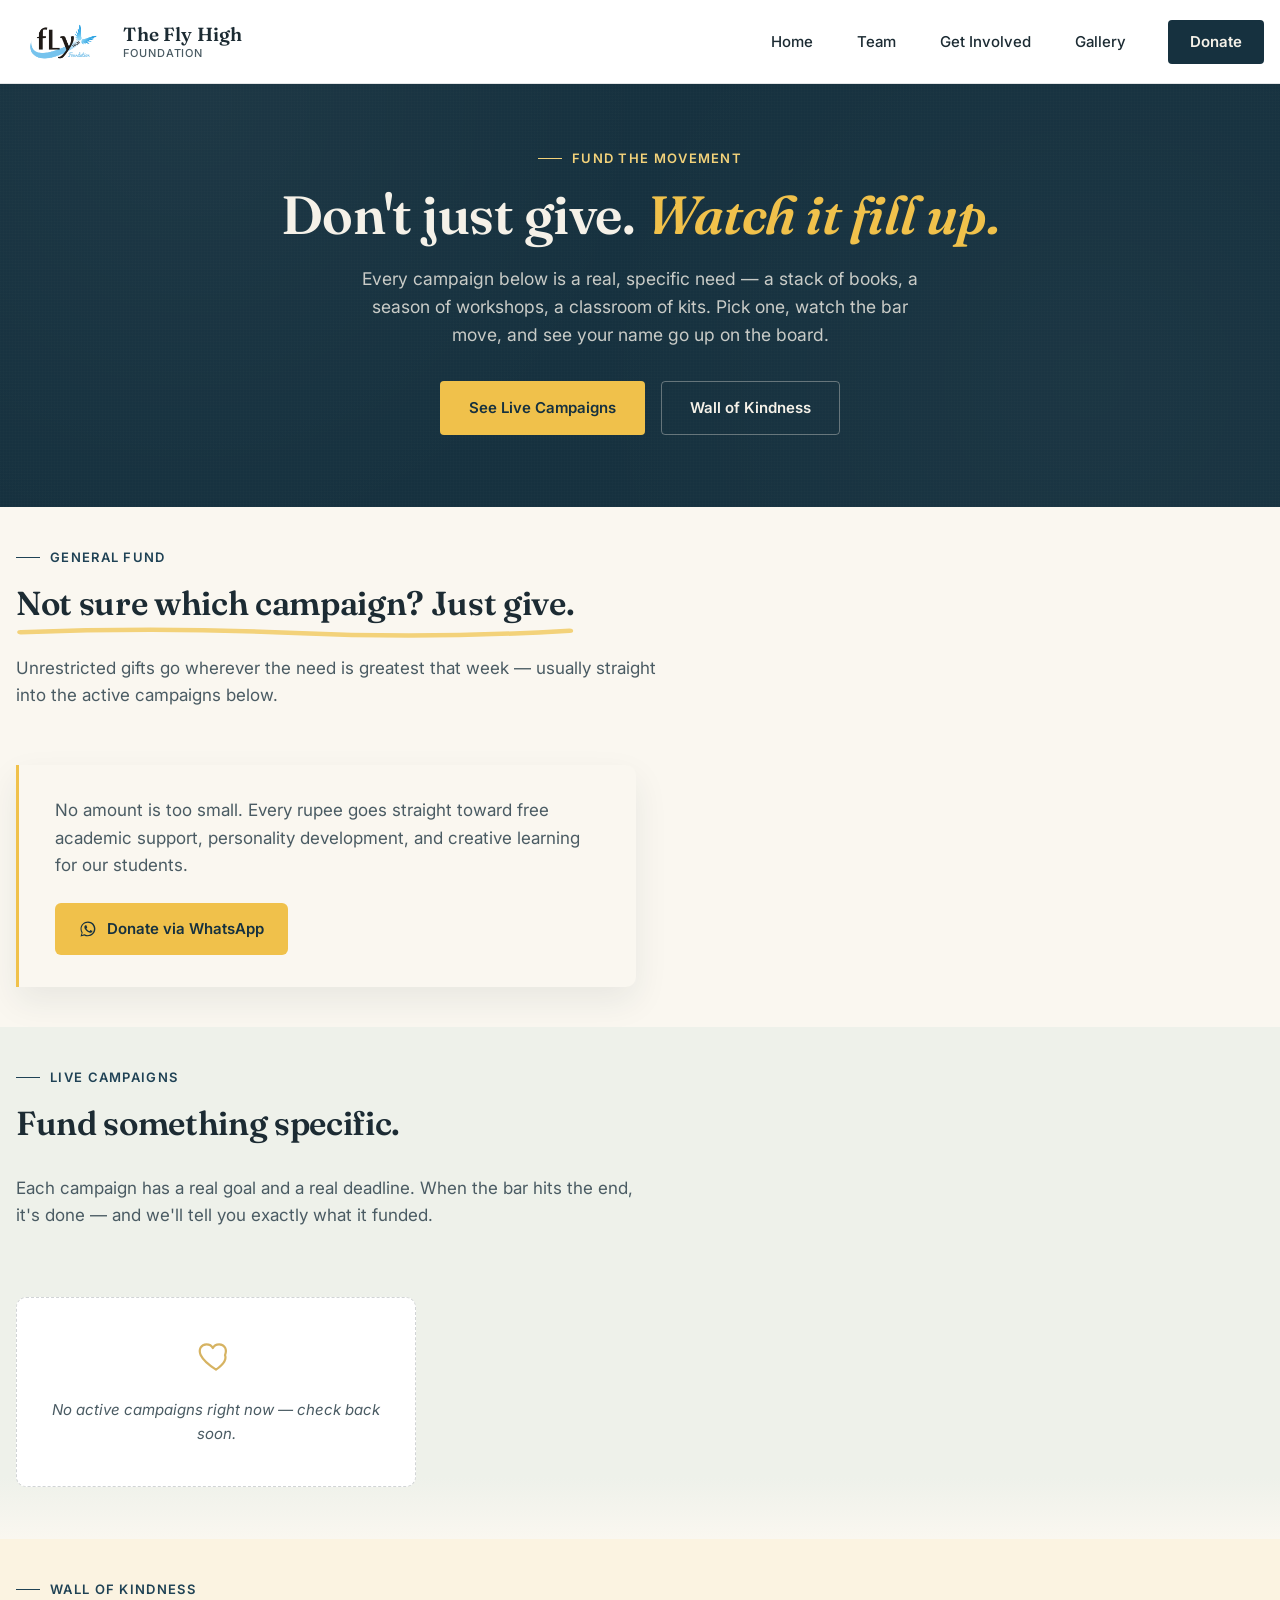
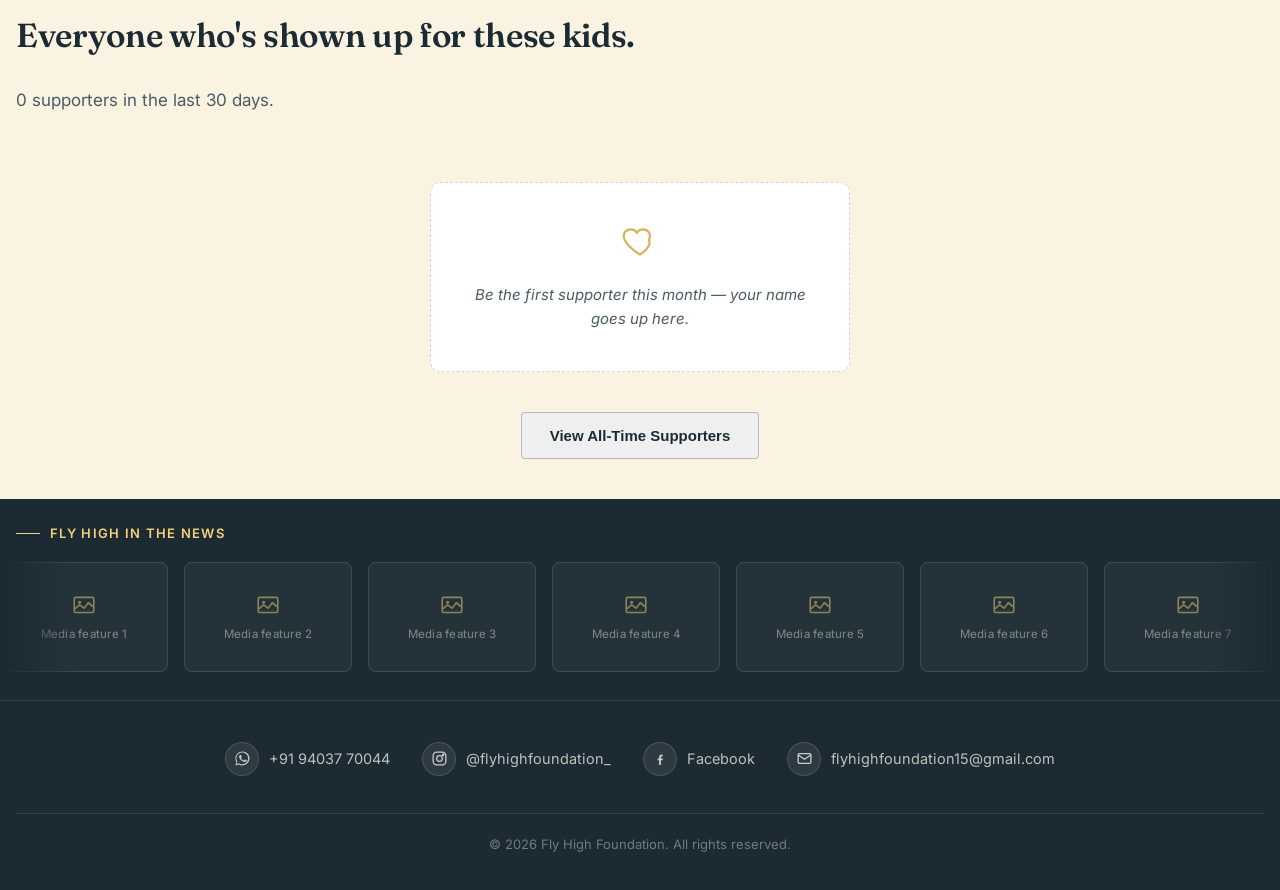
<file: donate.html>
<!DOCTYPE html>
<html lang="en">
<head>
<meta charset="UTF-8">
<meta name="viewport" content="width=device-width, initial-scale=1.0">
<title>Donate — Fund a Campaign for Fly High Foundation</title>
<meta name="description" content="Support Fly High Foundation's student-led education movement. Fund a live campaign, watch it fill up in real time, and join the Wall of Kindness — donors from India and abroad welcome.">
<meta property="og:title" content="Donate — Fly High Foundation">
<meta property="og:description" content="Fund a live campaign for free academic support, personality development, and creative learning — taught by student volunteers across India.">
<meta property="og:type" content="website">
<link rel="preconnect" href="https://fonts.googleapis.com">
<link rel="preconnect" href="https://fonts.gstatic.com" crossorigin>
<link href="https://fonts.googleapis.com/css2?family=Fraunces:ital,opsz,wght@0,9..144,400;0,9..144,500;0,9..144,600;0,9..144,700;1,9..144,500;1,9..144,600&family=Caveat:wght@500;600;700&family=Inter:wght@400;500;600;700&display=swap" rel="stylesheet">
<link rel="stylesheet" href="styles.css">
<link rel="stylesheet" href="donate.css">
</head>
<body>

<!-- ============================================ HEADER ============================================ -->
<header class="site-header">
  <div class="wrap">
    <a href="index.html" class="logo-mark">
      <img src="images/logo.jpg" alt="Fly High Foundation logo">
      <div class="logo-text">The Fly High<span>Foundation</span></div>
    </a>

    <button class="nav-toggle" aria-label="Toggle menu">
      <span></span><span></span><span></span>
    </button>

    <nav class="main-nav">
      <a href="index.html">Home</a>
      <a href="team.html">Team</a>
      <a href="get-involved.html">Get Involved</a>
      <a href="gallery.html">Gallery</a>
      <a href="donate.html" class="nav-donate active">Donate</a>
    </nav>
  </div>
</header>

<!-- ============================================ DONATE HERO ============================================ -->
<section class="donate-hero">
  <div class="donate-hero-chalk" aria-hidden="true"></div>
  <div class="wrap donate-hero-wrap">
    <div class="section-eyebrow">Fund The Movement</div>
    <h1>Don't just give. <em>Watch it fill up.</em></h1>
    <p class="donate-hero-lede">Every campaign below is a real, specific need — a stack of books, a season of workshops, a classroom of kits. Pick one, watch the bar move, and see your name go up on the board.</p>
    <div class="hero-actions">
      <a href="#campaigns" class="btn btn-primary">See Live Campaigns</a>
      <a href="#wall" class="btn btn-ghost">Wall of Kindness</a>
    </div>
  </div>
</section>

<!-- ============================================ WAYS TO GIVE ============================================ -->
<section class="section" id="give" data-reveal>
  <div class="wrap">
    <div class="section-head">
      <div class="section-eyebrow">General Fund</div>
      <h2 class="pencil-underline"><span>Not sure which campaign? Just give.</span>
        <svg class="pencil-svg" viewBox="0 0 460 20" preserveAspectRatio="none"><path d="M4 11 Q120 4, 230 12 T 456 9" /></svg>
      </h2>
      <p>Unrestricted gifts go wherever the need is greatest that week — usually straight into the active campaigns below.</p>
    </div>

    <div class="give-panel">
      <p class="give-simple-copy">No amount is too small. Every rupee goes straight toward free academic support, personality development, and creative learning for our students.</p>
      <div class="give-actions" id="give-actions">
        <!-- populated by donate.js: WhatsApp always on, Razorpay/UPI/PayPal show once configured -->
      </div>
    </div>
  </div>
</section>

<!-- ============================================ CAMPAIGNS ============================================ -->
<section class="section section-paper-dim" id="campaigns" data-reveal>
  <div class="wrap">
    <div class="section-head">
      <div class="section-eyebrow">Live Campaigns</div>
      <h2 class="pencil-underline"><span>Fund something specific.</span>
        <svg class="pencil-svg" viewBox="0 0 400 20" preserveAspectRatio="none"><path d="M4 12 Q100 4, 200 11 T 396 9" /></svg>
      </h2>
      <p>Each campaign has a real goal and a real deadline. When the bar hits the end, it's done — and we'll tell you exactly what it funded.</p>
    </div>

    <div id="campaigns-grid" class="campaigns-grid">
      <!-- generated by donate.js from the CAMPAIGNS array -->
    </div>
  </div>
</section>

<!-- ============================================ WALL OF KINDNESS ============================================ -->
<section class="section section-warm" id="wall" data-reveal>
  <div class="wrap">
    <div class="section-head">
      <div class="section-eyebrow">Wall of Kindness</div>
      <h2 class="pencil-underline"><span>Everyone who's shown up for these kids.</span>
        <svg class="pencil-svg" viewBox="0 0 460 20" preserveAspectRatio="none"><path d="M4 11 Q120 4, 230 12 T 456 9" /></svg>
      </h2>
      <p id="wall-subline">Supporters from the last 30 days.</p>
    </div>

    <div id="wall-board" class="wall-board" data-reveal="stagger">
      <!-- generated by donate.js from the DONORS array -->
    </div>

    <div class="wall-toggle-wrap">
      <button type="button" class="btn btn-ghost btn-ghost--dark" id="wall-toggle">View All-Time Supporters</button>
    </div>
  </div>
</section>

<!-- ============================================ FOOTER ============================================ -->
<footer class="site-footer">
  <div class="footer-media">
    <div class="wrap footer-media-head">
      <div class="section-eyebrow footer-media-eyebrow">Fly High In The News</div>
    </div>

    <div class="media-marquee" aria-hidden="false">
      <div class="media-marquee-track" id="media-marquee-track"></div>
    </div>
  </div>

  <div class="wrap">
    <div class="footer-contact">
      <a href="https://wa.me/919403770044" target="_blank" rel="noopener" class="footer-contact-item">
        <span class="footer-contact-icon">
          <svg viewBox="0 0 24 24" fill="currentColor" xmlns="http://www.w3.org/2000/svg"><path d="M17.47 14.38c-.27-.14-1.6-.79-1.85-.88-.25-.09-.43-.14-.61.14-.18.27-.7.88-.86 1.06-.16.18-.32.2-.59.07-.27-.14-1.13-.42-2.15-1.33-.79-.71-1.33-1.58-1.48-1.85-.16-.27-.02-.41.13-.55.14-.14.32-.36.48-.54.16-.18.21-.31.32-.52.11-.21.05-.39-.02-.54-.07-.14-.62-1.5-.85-2.05-.23-.55-.46-.47-.63-.48h-.54c-.18 0-.46.07-.7.34-.25.27-.95.93-.95 2.27 0 1.34.97 2.64 1.11 2.82.14.18 1.85 2.83 4.49 3.86 2.63 1.03 2.63.69 3.1.64.48-.05 1.6-.65 1.83-1.29.23-.64.23-1.18.16-1.29-.07-.11-.25-.18-.52-.32z"/><path d="M12.04 2C6.5 2 2 6.5 2 12.04c0 1.94.55 3.75 1.5 5.29L2 22l4.86-1.46c1.46.79 3.14 1.24 4.93 1.24h.01c5.54 0 10.04-4.5 10.04-10.04S17.58 2 12.04 2zm0 18.27h-.01c-1.6 0-3.16-.43-4.51-1.24l-.32-.19-3.34 1 1.02-3.28-.21-.34a8.18 8.18 0 0 1-1.27-4.43c0-4.56 3.71-8.27 8.27-8.27 4.56 0 8.27 3.71 8.27 8.27 0 4.56-3.71 8.48-8.4 8.48z"/></svg>
        </span>
        <span>+91 94037 70044</span>
      </a>

      <a href="https://instagram.com/flyhighfoundation_" target="_blank" rel="noopener" class="footer-contact-item">
        <span class="footer-contact-icon">
          <svg viewBox="0 0 24 24" fill="none" stroke="currentColor" stroke-width="1.8" xmlns="http://www.w3.org/2000/svg"><rect x="3" y="3" width="18" height="18" rx="5"/><circle cx="12" cy="12" r="4"/><circle cx="17.2" cy="6.8" r="1"/></svg>
        </span>
        <span>@flyhighfoundation_</span>
      </a>

      <a href="#" class="footer-contact-item">
        <span class="footer-contact-icon">
          <svg viewBox="0 0 24 24" fill="currentColor" xmlns="http://www.w3.org/2000/svg"><path d="M13.5 9H15V6.5h-1.5C11.6 6.5 10 8.1 10 10.2V12H8v2.5h2V21h2.5v-6.5H15l.5-2.5h-3v-1.8c0-.66.54-1.2 1-1.2z"/></svg>
        </span>
        <span>Facebook</span>
      </a>

      <a href="mailto:flyhighfoundation15@gmail.com" class="footer-contact-item">
        <span class="footer-contact-icon">
          <svg viewBox="0 0 24 24" fill="none" stroke="currentColor" stroke-width="1.8" xmlns="http://www.w3.org/2000/svg"><rect x="3" y="5" width="18" height="14" rx="2"/><path d="M3 7l9 6 9-6"/></svg>
        </span>
        <span>flyhighfoundation15@gmail.com</span>
      </a>
    </div>

    <div class="footer-bottom">
      <span>&copy; 2026 Fly High Foundation. All rights reserved.</span>
    </div>
  </div>
</footer>

<!-- ============================================ MEDIA PREVIEW MODAL ============================================ -->
<div class="media-modal" id="media-modal" role="dialog" aria-modal="true" aria-hidden="true">
  <div class="media-modal-backdrop" id="media-modal-backdrop"></div>
  <div class="media-modal-content">
    <button class="media-modal-close" id="media-modal-close" aria-label="Close">
      <svg viewBox="0 0 24 24" fill="none" xmlns="http://www.w3.org/2000/svg"><path d="M6 6l12 12M18 6L6 18" stroke="currentColor" stroke-width="2" stroke-linecap="round"/></svg>
    </button>
    <div class="media-modal-body" id="media-modal-body">
      <!-- populated by JS with the clicked card's content -->
    </div>
  </div>
</div>

<!-- ============================================ SHARE TOAST ============================================ -->
<div class="share-toast" id="share-toast" role="status" aria-live="polite"></div>

<script src="site.js"></script>
<script src="donate.js"></script>
</body>
</html>
</file>
<file: styles.css>
/* ============================================
   FLY HIGH FOUNDATION — Design Tokens
   Chalkboard-to-paper visual system
   ============================================ */

:root {
  /* Color */
  --slate-deep: #16313f;      /* blackboard */
  --slate-mid: #1f4255;
  --paper: #faf7f0;            /* warm chalk-white */
  --paper-dim: #eef1ea;
  --chalk-white: #f5f1e8;
  --accent: #f0c14b;            /* primary chalk-yellow accent */
  --accent-soft: #f3d27a;
  --accent-deep: #c99a2e;       /* for use on light backgrounds, better contrast */
  --sky-chalk: #82b6d9;
  --ink: #1c2b33;
  --ink-soft: #4a5b63;
  --line: rgba(28, 43, 51, 0.12);

  /* Type */
  --font-display: 'Fraunces', Georgia, serif;
  --font-body: 'Inter', -apple-system, sans-serif;

  /* Layout */
  --header-h: 84px;
  --max-w: 1400px;
}

* {
  margin: 0;
  padding: 0;
  box-sizing: border-box;
}

html {
  scroll-behavior: smooth;
}

body {
  font-family: var(--font-body);
  background: var(--paper);
  color: var(--ink);
  line-height: 1.6;
  overflow-x: hidden;
  cursor: default;
}

img {
  max-width: 100%;
  display: block;
}

a {
  text-decoration: none;
  color: inherit;
}

.wrap {
  max-width: var(--max-w);
  margin: 0 auto;
  padding: 0 16px;
}

/* ============================================
   HEADER
   ============================================ */

.site-header {
  position: fixed;
  top: 0;
  left: 0;
  right: 0;
  height: var(--header-h);
  background: #ffffff;
  border-bottom: 1px solid var(--line);
  z-index: 500;
  display: flex;
  align-items: center;
}

.site-header .wrap {
  display: flex;
  align-items: center;
  justify-content: space-between;
  width: 100%;
}

.logo-mark {
  display: flex;
  align-items: center;
  gap: 12px;
}

.logo-mark img {
  height: 76px;
  width: auto;
  object-fit: contain;
  clip-path: inset(0 0 0 8px);
}

.logo-mark .logo-fallback {
  height: 52px;
  width: 52px;
  border-radius: 50%;
  background: var(--slate-deep);
  display: flex;
  align-items: center;
  justify-content: center;
  color: var(--accent);
  font-family: var(--font-display);
  font-weight: 600;
  font-size: 22px;
}

.logo-text {
  font-family: var(--font-display);
  font-weight: 600;
  font-size: 19px;
  color: var(--ink);
  letter-spacing: 0.01em;
  line-height: 1.1;
}

.logo-text span {
  display: block;
  font-family: var(--font-body);
  font-size: 11px;
  font-weight: 500;
  letter-spacing: 0.08em;
  text-transform: uppercase;
  color: var(--ink-soft);
  margin-top: 2px;
}

.main-nav {
  display: flex;
  align-items: center;
  gap: 40px;
}

.main-nav a {
  font-size: 15px;
  font-weight: 500;
  color: var(--ink);
  position: relative;
  padding: 8px 2px;
  transition: color 0.2s ease;
}

.main-nav a::after {
  content: '';
  position: absolute;
  left: 0;
  bottom: 2px;
  width: 0;
  height: 2px;
  background: var(--accent);
  transition: width 0.25s ease;
}

.main-nav a:hover::after,
.main-nav a.active::after {
  width: 100%;
}

.main-nav a.active {
  color: var(--slate-deep);
  font-weight: 600;
}

.nav-donate {
  background: var(--slate-deep);
  color: var(--chalk-white) !important;
  padding: 10px 22px !important;
  border-radius: 4px;
  font-weight: 600 !important;
}

.nav-donate::after {
  display: none;
}

.nav-donate:hover {
  background: var(--slate-mid);
}

.nav-toggle {
  display: none;
  flex-direction: column;
  justify-content: center;
  align-items: center;
  gap: 5px;
  background: none;
  border: none;
  cursor: pointer;
  width: 44px;
  height: 44px;
  padding: 0;
}

.nav-toggle span {
  width: 24px;
  height: 2px;
  background: var(--ink);
}

/* ============================================
   HERO — Blackboard section
   ============================================ */

.hero {
  position: relative;
  min-height: 100vh;
  background: var(--slate-deep);
  background-image:
    radial-gradient(circle at 15% 20%, rgba(255,255,255,0.03) 0%, transparent 40%),
    radial-gradient(circle at 85% 75%, rgba(255,255,255,0.025) 0%, transparent 45%);
  color: var(--chalk-white);
  padding-top: var(--header-h);
  display: flex;
  align-items: center;
  overflow: hidden;
  cursor: none;
}

.hero::before {
  content: '';
  position: absolute;
  inset: 0;
  background-image:
    repeating-linear-gradient(0deg, rgba(255,255,255,0.015) 0px, transparent 1px, transparent 3px),
    repeating-linear-gradient(90deg, rgba(255,255,255,0.015) 0px, transparent 1px, transparent 3px);
  pointer-events: none;
}


.hero .wrap {
  position: relative;
  z-index: 2;
  display: grid;
  grid-template-columns: 1fr 1fr;
  gap: 40px;
  align-items: center;
  padding-top: 16px;
  padding-bottom: 24px;
}

.hero h1 {
  font-family: var(--font-display);
  font-size: clamp(32px, 3.6vw, 68px);
  font-weight: 600;
  line-height: 1.1;
  letter-spacing: -0.01em;
  margin-bottom: 26px;
}

.hero h1 em {
  font-style: italic;
  color: var(--accent);
  position: relative;
}

.hero-lede {
  font-size: 18px;
  color: rgba(245, 241, 232, 0.82);
  max-width: 480px;
  margin-bottom: 36px;
}

.hero-actions {
  display: flex;
  gap: 16px;
  flex-wrap: wrap;
}

.btn {
  display: inline-flex;
  align-items: center;
  gap: 8px;
  padding: 14px 28px;
  border-radius: 4px;
  font-weight: 600;
  font-size: 15px;
  transition: transform 0.2s ease, background 0.2s ease, box-shadow 0.2s ease;
  border: 1.5px solid transparent;
  cursor: pointer;
}

.btn-primary {
  background: var(--accent);
  color: var(--slate-deep);
}

.btn-primary:hover {
  background: var(--accent-soft);
  transform: translateY(-2px);
  box-shadow: 0 8px 24px rgba(240, 193, 75, 0.25);
}

.btn-ghost {
  border-color: rgba(245, 241, 232, 0.35);
  color: var(--chalk-white);
}

.btn-ghost:hover {
  border-color: var(--chalk-white);
  background: rgba(245, 241, 232, 0.06);
  transform: translateY(-2px);
}

/* Hero visual panel */
.hero-visual {
  position: relative;
  aspect-ratio: 4/5;
  max-height: calc(100vh - var(--header-h) - 80px);
  border-radius: 8px;
  overflow: hidden;
  border: 1px solid rgba(245, 241, 232, 0.18);
  background: var(--slate-mid);
}

.hero-visual img {
  width: 100%;
  height: 100%;
  object-fit: contain;
}

.hero-visual-frame {
  position: absolute;
  inset: 14px;
  border: 1px solid rgba(245, 241, 232, 0.25);
  border-radius: 4px;
  pointer-events: none;
}

.hero-visual-caption {
  position: absolute;
  bottom: 0;
  left: 0;
  right: 0;
  padding: 24px;
  background: linear-gradient(to top, rgba(22, 49, 63, 0.92), transparent);
  font-size: 13px;
  color: rgba(245, 241, 232, 0.85);
  letter-spacing: 0.02em;
}

.scroll-cue {
  position: absolute;
  bottom: 28px;
  left: 50%;
  transform: translateX(-50%);
  display: flex;
  flex-direction: column;
  align-items: center;
  gap: 8px;
  font-size: 11px;
  letter-spacing: 0.1em;
  text-transform: uppercase;
  color: rgba(245, 241, 232, 0.55);
  z-index: 2;
  animation: bob 2.4s ease-in-out infinite;
}

.scroll-cue .line {
  width: 1px;
  height: 28px;
  background: linear-gradient(to bottom, rgba(245,241,232,0.6), transparent);
}

@keyframes bob {
  0%, 100% { transform: translate(-50%, 0); }
  50% { transform: translate(-50%, 8px); }
}

/* Chalk cursor canvas */
#chalk-canvas {
  position: absolute;
  inset: 0;
  z-index: 1;
  pointer-events: none;
}


/* Eraser toggle button */
.eraser-toggle {
  position: absolute;
  top: calc(var(--header-h) + 24px);
  right: 32px;
  z-index: 30;
  display: flex;
  align-items: center;
  gap: 8px;
  padding: 10px 16px;
  background: rgba(245, 241, 232, 0.08);
  border: 1.5px solid rgba(245, 241, 232, 0.28);
  border-radius: 999px;
  color: var(--chalk-white);
  font-size: 13px;
  font-weight: 600;
  letter-spacing: 0.02em;
  cursor: pointer;
  transition: background 0.2s ease, border-color 0.2s ease, transform 0.2s ease;
}

.eraser-toggle svg {
  width: 17px;
  height: 17px;
}

.eraser-toggle:hover {
  background: rgba(245, 241, 232, 0.14);
  border-color: rgba(245, 241, 232, 0.45);
}

.eraser-toggle.is-active {
  background: var(--accent);
  border-color: var(--accent);
  color: var(--slate-deep);
  transform: translateY(-1px);
}

.chalk-hint {
  display: none;
  position: absolute;
  bottom: 26px;
  left: 24px;
  z-index: 2;
  font-size: 12px;
  letter-spacing: 0.02em;
  color: rgba(245, 241, 232, 0.55);
  padding: 7px 12px;
  border: 1px solid rgba(245, 241, 232, 0.22);
  border-radius: 999px;
  background: rgba(245, 241, 232, 0.05);
}

@media (max-width: 980px) {
  .eraser-toggle {
    top: calc(var(--header-h) + 16px);
    right: 20px;
    padding: 12px 14px;
  }
  .eraser-toggle span {
    display: none;
  }
  .chalk-hint {
    display: block;
    /* moved to the top, mirroring the eraser button, so it never
       collides with the stacked hero image/scroll-cue below on
       short or content-heavy mobile heroes */
    bottom: auto;
    top: calc(var(--header-h) + 16px);
    left: 20px;
  }
}

@media (hover: none) and (pointer: coarse) {
  .chalk-hint {
    display: block;
  }
}

/* ============================================
   SECTION SHELL (paper sections below hero)
   ============================================ */

.section {
  padding: 40px 0;
  position: relative;
}

.section-paper-dim {
  background: linear-gradient(180deg, var(--paper-dim) 0%, var(--paper-dim) 88%, var(--paper) 100%);
}

.section-warm {
  background: #fbf3e1;
}

.section-slate {
  background: var(--slate-deep);
  color: var(--chalk-white);
}

.section-head {
  max-width: 640px;
  margin-bottom: 56px;
}

.section-eyebrow {
  display: flex;
  align-items: center;
  gap: 10px;
  font-size: 13px;
  font-weight: 600;
  letter-spacing: 0.1em;
  text-transform: uppercase;
  color: var(--slate-mid);
  margin-bottom: 16px;
}

.section-slate .section-eyebrow {
  color: var(--accent-soft);
}

.section-eyebrow::before {
  content: '';
  width: 24px;
  height: 1px;
  background: currentColor;
}

.section-head h2 {
  font-family: var(--font-display);
  font-size: clamp(28px, 2.6vw, 42px);
  font-weight: 600;
  line-height: 1.15;
  letter-spacing: -0.01em;
  color: var(--ink);
}

.section-slate .section-head h2 {
  color: var(--chalk-white);
}

.section-head p {
  margin-top: 16px;
  font-size: 17px;
  color: var(--ink-soft);
}

.section-slate .section-head p {
  color: rgba(245, 241, 232, 0.78);
}

/* ============================================
   MISSION SECTION
   ============================================ */

.mission-section {
  position: relative;
  overflow: hidden;
}

.mission-confetti {
  position: absolute;
  inset: 0;
  z-index: 0;
  pointer-events: none;
  overflow: hidden;
}

.confetti-piece {
  position: absolute;
  top: -60px;
  opacity: 0;
  will-change: transform, opacity;
  filter: drop-shadow(0 4px 6px rgba(22, 49, 63, 0.22));
}

.mission-confetti.is-falling .confetti-piece {
  animation-name: confetti-fall;
  animation-timing-function: cubic-bezier(0.4, 0, 0.6, 1);
  animation-fill-mode: forwards;
}

@keyframes confetti-fall {
  0% {
    opacity: 0;
    transform: translate(0, 0) rotate(0deg);
  }
  8% {
    opacity: 1;
  }
  85% {
    opacity: 0.95;
  }
  100% {
    opacity: 0;
    transform: translate(var(--drift, 0px), 420px) rotate(var(--spin, 220deg));
  }
}

.mission-grid {
  position: relative;
  z-index: 1;
  display: grid;
  grid-template-columns: 1fr 1fr;
  gap: 64px;
  align-items: start;
}

.mission-copy p {
  font-size: 17px;
  color: var(--ink-soft);
  margin-bottom: 20px;
}

.mission-copy p:last-child {
  margin-bottom: 0;
}

.mission-copy strong {
  color: var(--ink);
  font-weight: 600;
}

.stat-grid {
  display: grid;
  grid-template-columns: 1fr 1fr;
  gap: 20px;
}

.stat-card {
  background: var(--paper);
  border: 1px solid var(--line);
  border-radius: 6px;
  padding: 28px 24px;
  position: relative;
  overflow: hidden;
  transition: transform 0.25s ease, box-shadow 0.25s ease;
}

.stat-card::before {
  content: '';
  position: absolute;
  top: 0;
  left: 0;
  width: 3px;
  height: 100%;
  background: var(--accent);
}

.stat-card--blue::before {
  background: var(--sky-chalk);
}

.stat-card:hover {
  transform: translateY(-5px);
  box-shadow: 0 16px 32px rgba(22, 49, 63, 0.12);
}

.stat-card .num {
  font-family: var(--font-display);
  font-size: 36px;
  font-weight: 600;
  color: var(--slate-deep);
  display: block;
  margin-bottom: 6px;
}

.stat-card .label {
  font-size: 14px;
  color: var(--ink-soft);
  line-height: 1.4;
}

@media (max-width: 640px) {
  .stat-grid {
    grid-template-columns: 1fr;
  }
}

/* Mission intro — text block above stat strip */
.mission-intro {
  max-width: 760px;
}

/* Stat strip — editorial horizontal counter row */
.stat-strip {
  display: grid;
  grid-template-columns: repeat(4, 1fr);
  margin-top: 56px;
  border-top: 1px solid var(--line);
  padding-top: 48px;
}

.stat-strip-item {
  text-align: center;
  padding: 0 24px;
  position: relative;
}

.stat-strip-item + .stat-strip-item::before {
  content: '';
  position: absolute;
  left: 0;
  top: 8px;
  bottom: 8px;
  width: 1px;
  background: var(--line);
}

.stat-big-num {
  display: block;
  font-family: var(--font-display);
  font-size: clamp(36px, 4.5vw, 64px);
  font-weight: 600;
  color: var(--slate-deep);
  line-height: 1;
  margin-bottom: 14px;
}

.stat-big-num::after {
  content: '';
  display: block;
  width: 28px;
  height: 2px;
  background: var(--accent);
  margin: 10px auto 0;
}

.stat-big-label {
  display: block;
  font-size: 13.5px;
  color: var(--ink-soft);
  line-height: 1.5;
  max-width: 180px;
  margin: 0 auto;
}

@media (max-width: 640px) {
  .stat-strip {
    grid-template-columns: repeat(2, 1fr);
    padding-top: 28px;
    margin-top: 36px;
  }
  .stat-strip-item {
    padding: 20px 16px;
  }
  .stat-strip-item:nth-child(3),
  .stat-strip-item:nth-child(4) {
    border-top: 1px solid var(--line);
  }
  .stat-strip-item:nth-child(3)::before {
    display: none;
  }
  .stat-big-num {
    font-size: clamp(30px, 8vw, 48px);
  }
}

/* ============================================
   DOCUMENTARY / VIDEO SECTION
   ============================================ */

.video-block {
  display: grid;
  grid-template-columns: 0.85fr 1.15fr;
  gap: 56px;
  align-items: center;
}

.video-frame {
  position: relative;
  border-radius: 8px;
  overflow: hidden;
  aspect-ratio: 16/9;
  background: #000;
  box-shadow: 0 20px 50px rgba(22, 49, 63, 0.35);
  cursor: pointer;
  border: 1px solid rgba(245, 241, 232, 0.12);
}

.video-frame iframe {
  position: absolute;
  inset: 0;
  width: 100%;
  height: 100%;
}

.video-frame .video-thumb {
  position: absolute;
  inset: 0;
  width: 100%;
  height: 100%;
  object-fit: cover;
  color: transparent;
  font-size: 0;
}

.video-play-btn {
  position: absolute;
  top: 50%;
  left: 50%;
  transform: translate(-50%, -50%);
  width: 76px;
  height: 76px;
  border-radius: 50%;
  background: var(--accent);
  display: flex;
  align-items: center;
  justify-content: center;
  transition: transform 0.25s ease, background 0.25s ease;
  z-index: 3;
}

.video-play-btn:hover {
  transform: translate(-50%, -50%) scale(1.08);
  background: var(--accent-soft);
}

.video-play-btn svg {
  width: 24px;
  height: 24px;
  fill: var(--slate-deep);
  margin-left: 3px;
}

.video-copy h3 {
  font-family: var(--font-display);
  font-size: 26px;
  font-weight: 600;
  margin-bottom: 16px;
}

.video-copy p {
  color: rgba(245, 241, 232, 0.78);
  font-size: 16px;
  margin-bottom: 24px;
}

/* Video feature — full-width cinematic layout */
.video-feature-section {
  padding: 72px 0;
}

.video-feature-wrap {
  display: flex;
  flex-direction: column;
  align-items: center;
  text-align: center;
}

.video-feature-header {
  max-width: 600px;
  margin-bottom: 40px;
}

.video-feature-title {
  font-family: var(--font-display);
  font-size: clamp(30px, 3.2vw, 50px);
  font-weight: 600;
  color: var(--chalk-white);
  line-height: 1.15;
  letter-spacing: -0.01em;
  margin-bottom: 16px;
}

.video-feature-desc {
  color: rgba(245, 241, 232, 0.78);
  font-size: 16.5px;
  line-height: 1.6;
}

.video-frame--feature {
  width: 100%;
  max-width: 980px;
  border-radius: 12px;
  box-shadow: 0 40px 100px rgba(0, 0, 0, 0.55);
}

.video-play-btn--lg {
  width: 100px;
  height: 100px;
}

.video-play-btn--lg svg {
  width: 32px;
  height: 32px;
  margin-left: 4px;
}

.video-feature-cta {
  margin-top: 36px;
}

@media (max-width: 640px) {
  .video-feature-section {
    padding: 48px 0;
  }
  .video-feature-header {
    margin-bottom: 24px;
  }
  .video-feature-title {
    font-size: clamp(24px, 7vw, 36px);
  }
  .video-feature-desc {
    font-size: 15px;
  }
  .video-play-btn--lg {
    width: 64px;
    height: 64px;
  }
  .video-play-btn--lg svg {
    width: 22px;
    height: 22px;
  }
  .video-feature-cta {
    margin-top: 22px;
  }
}

/* ============================================
   STORY / TIMELINE SECTION
   ============================================ */

.story-layout {
  display: grid;
  grid-template-columns: 0.9fr 1.1fr;
  gap: 64px;
}

.story-copy p {
  font-size: 16.5px;
  color: var(--ink-soft);
  margin-bottom: 20px;
}

.story-copy p:first-child {
  font-size: 19px;
  color: var(--ink);
  font-weight: 500;
  line-height: 1.5;
}

.story-pullquote {
  margin: 36px 0;
  padding: 28px 32px;
  background: var(--paper);
  border-left: 3px solid var(--accent);
  border-radius: 0 6px 6px 0;
}

.story-pullquote p {
  font-family: var(--font-display);
  font-size: 22px;
  font-style: italic;
  color: var(--slate-deep);
  margin: 0;
  line-height: 1.4;
}

.story-side {
  position: sticky;
  top: 120px;
  align-self: start;
}

.timeline {
  display: flex;
  flex-direction: column;
  gap: 0;
  border-left: 2px solid var(--line);
  padding-left: 28px;
  margin-left: 6px;
}

.timeline-item {
  position: relative;
  padding-bottom: 36px;
}

.timeline-item:last-child {
  padding-bottom: 0;
}

.timeline-item::before {
  content: '';
  position: absolute;
  left: -34px;
  top: 4px;
  width: 11px;
  height: 11px;
  border-radius: 50%;
  background: var(--paper);
  border: 2px solid var(--accent);
}

.timeline-item h4 {
  font-family: var(--font-display);
  font-size: 17px;
  font-weight: 600;
  color: var(--ink);
  margin-bottom: 6px;
}

.timeline-item p {
  font-size: 14.5px;
  color: var(--ink-soft);
}

/* ============================================
   FOUNDER NOTE SECTION
   ============================================ */

.founder-block {
  display: grid;
  grid-template-columns: 0.65fr 1.35fr;
  gap: 64px;
  align-items: center;
}

.founder-photo-wrap {
  position: relative;
}

.founder-photo-wrap img {
  width: 100%;
  border-radius: 8px;
  aspect-ratio: 3/4;
  object-fit: cover;
}

.founder-photo-tag {
  position: absolute;
  bottom: -18px;
  left: -18px;
  background: var(--accent);
  color: var(--slate-deep);
  padding: 14px 20px;
  border-radius: 6px;
  font-family: var(--font-display);
  font-weight: 600;
  font-size: 14px;
  box-shadow: 0 12px 30px rgba(22, 49, 63, 0.2);
}

.founder-photo-tag span {
  display: block;
  font-family: var(--font-body);
  font-weight: 500;
  font-size: 11.5px;
  letter-spacing: 0.04em;
  margin-top: 2px;
  opacity: 0.85;
}

.founder-quote-mark {
  font-family: var(--font-display);
  font-size: 64px;
  color: var(--accent);
  line-height: 1;
  margin-bottom: 8px;
  display: block;
}

.founder-copy p {
  font-size: 17px;
  color: var(--ink-soft);
  margin-bottom: 20px;
}

.founder-copy p:last-of-type {
  margin-bottom: 28px;
}

.founder-signoff {
  font-family: var(--font-display);
  font-size: 19px;
  font-weight: 600;
  color: var(--ink);
}

.founder-signoff span {
  display: block;
  font-family: var(--font-body);
  font-weight: 500;
  font-size: 13.5px;
  color: var(--ink-soft);
  margin-top: 4px;
}

/* ============================================
   CLOSING CTA
   ============================================ */

.closing-cta {
  background: var(--slate-deep);
  color: var(--chalk-white);
  text-align: center;
  padding: 64px 0;
  position: relative;
  overflow: hidden;
}

.closing-cta::before {
  content: '';
  position: absolute;
  inset: 0;
  background-image:
    repeating-linear-gradient(0deg, rgba(255,255,255,0.015) 0px, transparent 1px, transparent 3px),
    repeating-linear-gradient(90deg, rgba(255,255,255,0.015) 0px, transparent 1px, transparent 3px);
}

.closing-cta .wrap {
  position: relative;
  z-index: 2;
}

.closing-cta h2 {
  font-family: var(--font-display);
  font-size: clamp(30px, 3vw, 48px);
  font-weight: 600;
  max-width: 720px;
  margin: 0 auto 20px;
  line-height: 1.2;
}

.closing-cta h2 em {
  color: var(--accent);
  font-style: italic;
}

.closing-cta p {
  font-size: 17px;
  color: rgba(245, 241, 232, 0.75);
  max-width: 520px;
  margin: 0 auto 36px;
}

.closing-cta .hero-actions {
  justify-content: center;
}

/* ============================================
   FOOTER
   ============================================ */

.site-footer {
  background: var(--ink);
  color: rgba(245, 241, 232, 0.7);
  padding: 0 0 36px;
}

.footer-contact {
  display: flex;
  flex-wrap: wrap;
  align-items: center;
  justify-content: center;
  gap: 32px;
  padding-top: 32px;
}

.footer-contact-item {
  display: flex;
  align-items: center;
  gap: 10px;
  font-size: 14.5px;
  color: rgba(245, 241, 232, 0.75);
  transition: color 0.2s ease;
  padding: 9px 0;
}

.footer-contact-item:hover {
  color: var(--accent-soft);
}

.footer-contact-icon {
  display: flex;
  align-items: center;
  justify-content: center;
  width: 34px;
  height: 34px;
  border-radius: 50%;
  background: rgba(245, 241, 232, 0.08);
  border: 1px solid rgba(245, 241, 232, 0.14);
  color: rgba(245, 241, 232, 0.8);
  transition: background 0.2s ease, border-color 0.2s ease;
}

.footer-contact-item:hover .footer-contact-icon {
  background: rgba(245, 241, 232, 0.14);
  border-color: rgba(245, 241, 232, 0.3);
}

.footer-contact-icon svg {
  width: 17px;
  height: 17px;
}

.footer-bottom {
  text-align: center;
  margin-top: 28px;
  padding-top: 20px;
  border-top: 1px solid rgba(245, 241, 232, 0.1);
  font-size: 13px;
  color: rgba(245, 241, 232, 0.4);
}

@media (max-width: 640px) {
  .footer-contact {
    flex-direction: column;
    align-items: flex-start;
    gap: 4px;
    padding-left: 8px;
  }
}

/* ============================================
   RESPONSIVE
   ============================================ */

@media (max-width: 980px) {
  .hero-visual {
    max-width: 420px;
  }
  .mission-grid,
  .video-block,
  .story-layout,
  .founder-block {
    gap: 32px;
  }
  .story-side {
    position: static;
  }
  .main-nav {
    position: fixed;
    top: var(--header-h);
    left: 0;
    right: 0;
    background: var(--chalk-white);
    flex-direction: column;
    align-items: flex-start;
    padding: 24px 32px 32px;
    gap: 10px;
    border-bottom: 1px solid var(--line);
    transform: translateY(-110%);
    opacity: 0;
    pointer-events: none;
    transition: transform 0.3s ease, opacity 0.3s ease;
  }
  .main-nav a {
    padding: 11px 2px;
  }
  .main-nav.open {
    transform: translateY(0);
    opacity: 1;
    pointer-events: auto;
  }
  .nav-toggle {
    display: flex;
  }
  .nav-donate {
    margin-top: 4px;
  }
}

@media (max-width: 640px) {
  :root {
    --header-h: 60px;
  }
  .wrap {
    padding: 0 18px;
  }
  .section {
    padding: 28px 0;
  }
  /* Header & logo */
  .logo-mark {
    gap: 8px;
  }
  .logo-mark img {
    height: 52px;
  }
  .logo-text {
    font-size: 15px;
  }
  .logo-text span {
    font-size: 9.5px;
  }
  .section-head {
    margin-bottom: 32px;
  }
  .section-eyebrow {
    font-size: 12px;
    margin-bottom: 12px;
  }

  /* Hero */
  .hero .wrap {
    grid-template-columns: 1fr;
    padding-top: 40px;
    padding-bottom: 40px;
    gap: 32px;
  }
  .hero h1 {
    font-size: clamp(28px, 7.5vw, 40px);
    margin-bottom: 16px;
  }
  .hero-lede {
    font-size: 16px;
    margin-bottom: 24px;
  }
  .hero-actions {
    gap: 10px;
  }
  .btn {
    padding: 12px 22px;
    font-size: 14px;
  }
  .hero-visual {
    max-width: 100%;
    margin: 0 auto;
    aspect-ratio: 16 / 9;
  }

  /* Video */
  .video-copy h3 {
    font-size: 21px;
    margin-bottom: 12px;
  }
  .video-copy p {
    font-size: 15px;
    margin-bottom: 18px;
  }
  .video-play-btn {
    width: 56px;
    height: 56px;
  }

  /* Mission */
  .mission-grid,
  .video-block,
  .story-layout,
  .founder-block {
    grid-template-columns: 1fr;
    gap: 28px;
  }
  .stat-card {
    padding: 20px 18px;
  }
  .stat-card .num {
    font-size: 30px;
  }

  /* Story */
  .story-pullquote {
    margin: 24px 0;
    padding: 20px 20px;
  }
  .story-pullquote p {
    font-size: 18px;
  }
  .timeline {
    padding-left: 20px;
  }

  /* Founder */
  .founder-photo-tag {
    left: 12px;
    bottom: -14px;
    padding: 10px 16px;
  }
  .founder-quote-mark {
    font-size: 48px;
  }
  .founder-copy p {
    font-size: 16px;
  }

  /* Closing CTA */
  .closing-cta {
    padding: 44px 0;
  }
  .closing-cta h2 {
    font-size: clamp(24px, 6.5vw, 36px);
  }
  .closing-cta p {
    font-size: 15px;
    margin-bottom: 28px;
  }
}

@media (prefers-reduced-motion: reduce) {
  * {
    animation: none !important;
    transition: none !important;
  }
}

/* ============================================
   SCROLL REVEAL
   ============================================ */

[data-reveal] {
  opacity: 0;
  transform: translateY(22px);
  transition: opacity 0.7s ease, transform 0.7s ease;
}

[data-reveal].is-visible {
  opacity: 1;
  transform: translateY(0);
}

[data-reveal="stagger"] > * {
  opacity: 0;
  transform: translateY(18px);
  transition: opacity 0.6s ease, transform 0.6s ease;
}

[data-reveal="stagger"].is-visible > * {
  opacity: 1;
  transform: translateY(0);
}

[data-reveal="stagger"].is-visible > *:nth-child(1) { transition-delay: 0s; }
[data-reveal="stagger"].is-visible > *:nth-child(2) { transition-delay: 0.08s; }
[data-reveal="stagger"].is-visible > *:nth-child(3) { transition-delay: 0.16s; }
[data-reveal="stagger"].is-visible > *:nth-child(4) { transition-delay: 0.24s; }

/* ============================================
   PENCIL UNDERLINE — draws beneath headings on scroll
   ============================================ */

.pencil-underline {
  position: relative;
  display: inline-block;
}

.pencil-underline span {
  position: relative;
}

.pencil-svg {
  display: block;
  width: 100%;
  height: 0.45em;
  margin-top: 2px;
  overflow: visible;
}

.pencil-svg path {
  fill: none;
  stroke: var(--accent-soft);
  stroke-width: 6;
  stroke-linecap: round;
  stroke-dasharray: 480;
  stroke-dashoffset: 480;
  transition: stroke-dashoffset 1.1s cubic-bezier(0.65, 0, 0.35, 1);
}

.section-slate .pencil-svg path {
  stroke: var(--accent);
}

.pencil-drawn .pencil-svg path {
  stroke-dashoffset: 0;
}

/* ============================================
   STICKY NOTES — peel effect on the timeline
   ============================================ */

.sticky-note-item {
  padding-bottom: 32px;
  padding-top: 8px;
}

.sticky-note {
  width: 100%;
  background: #f5da6e;
  border-radius: 2px;
  padding: 22px 22px 22px;
  box-shadow: 0 6px 14px rgba(22, 49, 63, 0.16);
  transform: rotate(-1deg);
  transition: transform 0.3s ease, box-shadow 0.3s ease;
  position: relative;
}

/* subtle paper-fiber texture so the note doesn't read as a flat
   color block */
.sticky-note {
  background-image: repeating-linear-gradient(
    0deg,
    rgba(0, 0, 0, 0.015) 0px,
    rgba(0, 0, 0, 0.015) 1px,
    transparent 1px,
    transparent 3px
  );
}

/* a strip of tape across the top-left corner, like the note was
   actually stuck onto a board by hand */
.sticky-note::before {
  content: '';
  position: absolute;
  top: -10px;
  left: 24px;
  width: 56px;
  height: 22px;
  background: rgba(255, 255, 255, 0.78);
  border: 1px solid rgba(28, 43, 51, 0.07);
  box-shadow: 0 2px 5px rgba(22, 49, 63, 0.15);
  transform: rotate(-4deg);
  z-index: 2;
}

.sticky-doodle {
  position: absolute;
  bottom: 14px;
  right: 16px;
  width: 24px;
  height: 24px;
  color: rgba(28, 43, 51, 0.22);
  opacity: 0.8;
}

.sticky-doodle--squiggle {
  width: 32px;
  height: 18px;
}

.sticky-note--yellow {
  background-color: #f5da6e;
  transform: rotate(-1deg);
}

.sticky-note--blue {
  background-color: #aecbe8;
  transform: rotate(0.8deg);
}

.sticky-note--pink {
  background-color: #f3b8d3;
  transform: rotate(-0.5deg);
}

.sticky-note--green {
  background-color: #b7d99a;
  transform: rotate(0.6deg);
}

.sticky-note--orange {
  background-color: #f3b873;
  transform: rotate(-0.8deg);
}

.sticky-note--yellow h4,
.sticky-note--yellow p,
.sticky-note--blue h4,
.sticky-note--blue p,
.sticky-note--pink h4,
.sticky-note--pink p,
.sticky-note--green h4,
.sticky-note--green p,
.sticky-note--orange h4,
.sticky-note--orange p {
  color: var(--slate-deep);
}

.sticky-note--yellow .sticky-doodle,
.sticky-note--blue .sticky-doodle,
.sticky-note--pink .sticky-doodle,
.sticky-note--green .sticky-doodle,
.sticky-note--orange .sticky-doodle {
  color: rgba(28, 43, 51, 0.25);
}

.sticky-note h4 {
  font-family: var(--font-display);
  font-size: 18px;
  font-weight: 600;
  margin-bottom: 8px;
  padding-right: 24px;
}

.sticky-note p {
  font-size: 14.5px;
  line-height: 1.5;
  padding-right: 18px;
  opacity: 0.85;
}

.timeline-item:hover .sticky-note {
  transform: rotate(0deg) translateY(-4px) scale(1.02);
  box-shadow: 0 16px 30px rgba(22, 49, 63, 0.24);
}


/* ============================================
   FOOTER MEDIA MARQUEE — continuous scrolling press strip
   ============================================ */

.footer-media {
  padding: 0;
  border-bottom: 1px solid rgba(245, 241, 232, 0.1);
  overflow: hidden;
}

.footer-media-head {
  margin: 0;
  padding-top: 24px;
}

.footer-media-eyebrow {
  color: var(--accent-soft);
  margin: 0 0 10px;
}

.media-marquee {
  position: relative;
  width: 100%;
  overflow: hidden;
  mask-image: linear-gradient(90deg, transparent 0%, black 6%, black 94%, transparent 100%);
  -webkit-mask-image: linear-gradient(90deg, transparent 0%, black 6%, black 94%, transparent 100%);
}

.media-marquee-track {
  display: flex;
  gap: 16px;
  width: max-content;
  padding: 8px 0 28px;
  animation: marquee-scroll 38s linear infinite;
}

.media-marquee:hover .media-marquee-track {
  animation-play-state: paused;
}

@keyframes marquee-scroll {
  from { transform: translateX(0); }
  to { transform: translateX(-50%); }
}

.media-logo-card {
  flex: 0 0 auto;
  width: 168px;
  height: 110px;
  border-radius: 8px;
  background: rgba(245, 241, 232, 0.04);
  border: 1px solid rgba(245, 241, 232, 0.12);
  display: flex;
  flex-direction: column;
  align-items: center;
  justify-content: center;
  gap: 8px;
  color: rgba(245, 241, 232, 0.45);
  transition: border-color 0.2s ease, background 0.2s ease;
  font-family: var(--font-body);
  cursor: pointer;
  padding: 0;
}

.media-logo-card:hover {
  border-color: rgba(245, 241, 232, 0.3);
  background: rgba(245, 241, 232, 0.07);
}

.media-logo-card svg {
  width: 26px;
  height: 26px;
  opacity: 0.5;
  color: var(--accent-soft);
}

/* when a card is backed by a real image from the media sheet, fill the
   whole card with it instead of the placeholder icon layout */
.media-logo-card--img {
  padding: 0;
  overflow: hidden;
}

.media-logo-card--img img {
  width: 100%;
  height: 100%;
  object-fit: cover;
}

.media-logo-card span {
  font-size: 11.5px;
  letter-spacing: 0.02em;
}

@media (prefers-reduced-motion: reduce) {
  .media-marquee-track {
    animation: none;
  }
  .media-marquee {
    overflow-x: auto;
  }
}

@media (max-width: 640px) {
  .media-logo-card {
    width: 140px;
    height: 96px;
  }
  .footer-contact-item {
    font-size: 14px;
  }
}

/* ============================================
   MEDIA PREVIEW MODAL
   ============================================ */

.media-modal {
  position: fixed;
  inset: 0;
  z-index: 200;
  display: flex;
  align-items: center;
  justify-content: center;
  padding: 24px;
  opacity: 0;
  visibility: hidden;
  transition: opacity 0.25s ease, visibility 0.25s ease;
}

.media-modal.is-open {
  opacity: 1;
  visibility: visible;
}

.media-modal-backdrop {
  position: absolute;
  inset: 0;
  background: rgba(22, 49, 63, 0.78);
}

.media-modal-content {
  position: relative;
  z-index: 1;
  width: min(440px, 100%);
  background: var(--paper);
  border-radius: 12px;
  box-shadow: 0 30px 60px rgba(0, 0, 0, 0.4);
  padding: 20px;
  transform: scale(0.94) translateY(8px);
  transition: transform 0.25s ease;
}

.media-modal.is-open .media-modal-content {
  transform: scale(1) translateY(0);
}

.media-modal-close {
  position: absolute;
  top: 10px;
  right: 10px;
  width: 44px;
  height: 44px;
  border-radius: 50%;
  background: var(--paper-dim);
  border: 1px solid var(--line);
  color: var(--ink);
  display: flex;
  align-items: center;
  justify-content: center;
  cursor: pointer;
  transition: background 0.2s ease;
  z-index: 2;
}

.media-modal-close:hover {
  background: var(--accent-soft);
}

.media-modal-close svg {
  width: 16px;
  height: 16px;
}

.media-modal-body {
  display: flex;
  flex-direction: column;
  align-items: center;
  justify-content: center;
  text-align: center;
  gap: 14px;
  min-height: 260px;
  padding: 24px 12px 8px;
  color: var(--ink-soft);
}

.media-modal-body img {
  width: 100%;
  max-height: 360px;
  object-fit: contain;
  border-radius: 8px;
}

.media-modal-body svg {
  width: 56px;
  height: 56px;
  opacity: 0.4;
  color: var(--accent-deep);
}

.media-modal-body .media-modal-caption {
  font-size: 15px;
  font-weight: 600;
  color: var(--ink);
}
</file>
<file: donate.css>
/* ============================================
   DONATE PAGE
   Blackboard intro, a simple general-fund panel,
   campaign cards with a chalk-drawn progress
   bar that fills in on scroll, and a scrapbook
   Wall of Kindness for recent supporters.
   ============================================ */

/* anchor targets for #give / #campaigns / #wall so their headings
   don't land underneath the fixed header when jumped to directly */
#give,
#campaigns,
#wall {
  scroll-margin-top: var(--header-h);
}

/* ---------- Hero ---------- */

.donate-hero {
  position: relative;
  background: var(--slate-deep);
  background-image:
    radial-gradient(circle at 15% 20%, rgba(255,255,255,0.03) 0%, transparent 40%),
    radial-gradient(circle at 85% 75%, rgba(255,255,255,0.025) 0%, transparent 45%);
  color: var(--chalk-white);
  padding: calc(var(--header-h) + 64px) 0 72px;
  text-align: center;
  overflow: hidden;
}

.donate-hero-chalk {
  position: absolute;
  inset: 0;
  background-image:
    repeating-linear-gradient(0deg, rgba(255,255,255,0.015) 0px, transparent 1px, transparent 3px),
    repeating-linear-gradient(90deg, rgba(255,255,255,0.015) 0px, transparent 1px, transparent 3px);
  pointer-events: none;
}

.donate-hero-wrap {
  position: relative;
  z-index: 1;
}

.donate-hero .section-eyebrow {
  justify-content: center;
  color: var(--accent-soft);
}

.donate-hero h1 {
  font-family: var(--font-display);
  font-size: clamp(32px, 4.2vw, 60px);
  font-weight: 600;
  line-height: 1.12;
  letter-spacing: -0.01em;
  margin: 16px 0 20px;
}

.donate-hero h1 em {
  font-style: italic;
  color: var(--accent);
}

.donate-hero-lede {
  font-size: 17.5px;
  color: rgba(245, 241, 232, 0.8);
  max-width: 560px;
  margin: 0 auto 32px;
}

.donate-hero .hero-actions {
  justify-content: center;
}

.btn-ghost--dark {
  border-color: rgba(28, 43, 51, 0.28);
  color: var(--ink);
}

.btn-ghost--dark:hover {
  border-color: var(--ink);
  background: rgba(28, 43, 51, 0.06);
}

/* ---------- Ways to give ---------- */

.give-panel {
  max-width: 620px;
  background: var(--paper);
  border-left: 3px solid var(--accent);
  border-radius: 0 10px 10px 0;
  padding: 32px 36px;
  box-shadow: 0 14px 34px rgba(22, 49, 63, 0.08);
}

.give-simple-copy {
  font-size: 17px;
  color: var(--ink-soft);
  margin-bottom: 24px;
}

.give-actions {
  display: flex;
  flex-wrap: wrap;
  gap: 14px;
}

.give-action-btn {
  display: inline-flex;
  align-items: center;
  gap: 10px;
  padding: 14px 24px;
  border-radius: 6px;
  font-weight: 600;
  font-size: 15px;
  background: var(--accent);
  color: var(--slate-deep);
  border: none;
  cursor: pointer;
  transition: transform 0.2s ease, background 0.2s ease;
}

.give-action-btn:hover {
  background: var(--accent-soft);
  transform: translateY(-2px);
}

.give-action-btn svg {
  width: 18px;
  height: 18px;
  flex-shrink: 0;
}

.give-action-btn--secondary {
  background: var(--paper);
  color: var(--ink);
  border: 1.5px solid var(--line);
}

.give-action-btn--secondary:hover {
  border-color: var(--accent-deep);
  background: var(--paper-dim);
}

/* ---------- Campaign cards ---------- */

.campaigns-grid {
  display: grid;
  grid-template-columns: repeat(auto-fit, minmax(320px, 400px));
  gap: 28px;
  justify-content: start;
}

.campaign-card {
  display: flex;
  flex-direction: column;
  background: var(--paper);
  border: 1px solid var(--line);
  border-top: 3px solid var(--accent);
  border-radius: 10px;
  padding: 28px;
  position: relative;
  overflow: hidden;
  transition: transform 0.25s ease, box-shadow 0.25s ease;
  scroll-margin-top: calc(var(--header-h) + 20px);
}

.campaign-card.is-complete {
  border-top-color: #1f7a4c;
}

.campaign-card:hover {
  transform: translateY(-4px);
  box-shadow: 0 20px 44px rgba(22, 49, 63, 0.14);
}

.campaign-card.is-highlighted {
  border-color: var(--accent-deep);
  box-shadow: 0 0 0 3px rgba(240, 193, 75, 0.35);
}

.campaign-card-top {
  display: flex;
  align-items: flex-start;
  justify-content: space-between;
  gap: 12px;
  margin-bottom: 6px;
}

.campaign-title {
  font-family: var(--font-display);
  font-size: 21px;
  font-weight: 600;
  color: var(--ink);
  line-height: 1.25;
  min-height: 2.5em;
  display: flex;
  align-items: flex-start;
}

.campaign-badge {
  flex-shrink: 0;
  display: inline-flex;
  align-items: center;
  gap: 6px;
  padding: 6px 12px;
  border-radius: 999px;
  font-size: 12px;
  font-weight: 700;
  letter-spacing: 0.02em;
  text-transform: uppercase;
  background: #fdeecb;
  color: var(--accent-deep);
  white-space: nowrap;
}

.campaign-badge--done {
  background: #dff2e6;
  color: #1f7a4c;
}

.campaign-tagline {
  font-size: 14.5px;
  color: var(--ink-soft);
  margin-bottom: 20px;
  min-height: 2.9em;
}

.campaign-progress-track {
  position: relative;
  width: 100%;
  height: 14px;
  border-radius: 999px;
  background: var(--paper-dim);
  border: 1px solid var(--line);
  overflow: hidden;
  margin-bottom: 12px;
}

.campaign-progress-fill {
  position: absolute;
  inset: 0 auto 0 0;
  width: 0%;
  border-radius: 999px;
  background: linear-gradient(90deg, var(--accent-deep), var(--accent));
  transition: width 1.1s cubic-bezier(0.65, 0, 0.35, 1);
}

.campaign-card.is-complete .campaign-progress-fill {
  background: linear-gradient(90deg, #1f7a4c, #3fae74);
}

.campaign-card.is-revealed .campaign-progress-fill {
  width: var(--target-pct, 0%);
}

.campaign-stats {
  display: flex;
  align-items: baseline;
  justify-content: space-between;
  margin-bottom: 8px;
}

.campaign-raised {
  font-family: var(--font-display);
  font-size: 19px;
  font-weight: 600;
  color: var(--slate-deep);
}

.campaign-goal {
  font-size: 13.5px;
  color: var(--ink-soft);
}

.campaign-meta {
  display: flex;
  justify-content: space-between;
  font-size: 12.5px;
  color: var(--ink-soft);
  margin-bottom: 22px;
}

.campaign-actions {
  display: flex;
  gap: 10px;
  align-items: center;
  margin-top: auto;
}

.campaign-donate-btn {
  flex: 1;
  display: inline-flex;
  align-items: center;
  justify-content: center;
  text-align: center;
  padding: 12px 18px;
  border-radius: 6px;
  background: var(--slate-deep);
  color: var(--chalk-white);
  font-family: inherit;
  font-weight: 600;
  font-size: 14.5px;
  line-height: 1.4;
  cursor: pointer;
  border: none;
  transition: background 0.2s ease, transform 0.2s ease;
}

.campaign-donate-btn:hover {
  background: var(--slate-mid);
  transform: translateY(-2px);
}

.campaign-card.is-complete .campaign-donate-btn {
  background: #1f7a4c;
  cursor: default;
}

.campaign-card.is-complete .campaign-donate-btn:hover {
  transform: none;
  background: #1f7a4c;
}

.campaign-share-btn {
  flex-shrink: 0;
  width: 44px;
  height: 44px;
  border-radius: 6px;
  border: 1.5px solid var(--line);
  background: var(--paper);
  color: var(--ink);
  display: flex;
  align-items: center;
  justify-content: center;
  cursor: pointer;
  transition: border-color 0.2s ease, background 0.2s ease;
}

.campaign-share-btn:hover {
  border-color: var(--accent-deep);
  background: var(--paper-dim);
}

.campaign-share-btn svg {
  width: 18px;
  height: 18px;
}

/* ---------- Wall of Kindness ---------- */

.wall-board {
  display: flex;
  flex-wrap: wrap;
  gap: 14px;
  margin-bottom: 8px;
}

.donor-tag {
  display: inline-flex;
  align-items: baseline;
  gap: 8px;
  background: #fff;
  border: 1px solid rgba(28, 43, 51, 0.1);
  border-radius: 6px;
  padding: 12px 18px;
  box-shadow: 0 4px 12px rgba(22, 49, 63, 0.08);
  font-family: 'Caveat', var(--font-display), cursive;
}

.donor-tag:nth-child(3n) { transform: rotate(-1.4deg); }
.donor-tag:nth-child(3n+1) { transform: rotate(1deg); }
.donor-tag:nth-child(3n+2) { transform: rotate(-0.4deg); }

.donor-tag-name {
  font-size: 21px;
  font-weight: 600;
  color: var(--slate-deep);
}

.donor-tag-amount {
  font-family: var(--font-body);
  font-size: 12.5px;
  font-weight: 600;
  color: var(--accent-deep);
}

/* bounded, centered placeholder for the donor wall / campaigns grid when
   there's nothing to show yet — avoids a couple of lines of text
   floating in a lot of empty space */
.empty-state-card {
  width: 100%;
  max-width: 420px;
  margin: 12px auto;
  text-align: center;
  padding: 40px 32px;
  background: #fff;
  border: 1.5px dashed rgba(28, 43, 51, 0.2);
  border-radius: 10px;
}

.empty-state-card svg {
  width: 38px;
  height: 38px;
  color: var(--accent-deep);
  opacity: 0.75;
  margin-bottom: 14px;
}

.empty-state-card p {
  font-size: 15px;
  color: var(--ink-soft);
  font-style: italic;
  margin: 0;
}

.wall-toggle-wrap {
  text-align: center;
  margin-top: 28px;
}

/* ---------- Share toast ---------- */

.share-toast {
  position: fixed;
  left: 50%;
  bottom: 28px;
  transform: translate(-50%, 16px);
  background: var(--slate-deep);
  color: var(--chalk-white);
  font-size: 14px;
  font-weight: 500;
  padding: 13px 22px;
  border-radius: 999px;
  box-shadow: 0 12px 30px rgba(0, 0, 0, 0.3);
  opacity: 0;
  pointer-events: none;
  transition: opacity 0.25s ease, transform 0.25s ease;
  z-index: 600;
}

.share-toast.is-visible {
  opacity: 1;
  transform: translate(-50%, 0);
}

/* ---------- Responsive ---------- */

@media (max-width: 980px) {
  .campaigns-grid {
    grid-template-columns: 1fr;
  }
}

@media (max-width: 640px) {
  .donate-hero {
    padding: calc(var(--header-h) + 28px) 0 44px;
  }
  .donate-hero-lede {
    font-size: 15.5px;
  }
  .give-panel {
    max-width: 100%;
    padding: 24px 20px;
  }
  .campaign-card {
    padding: 20px;
  }
  .campaign-title {
    font-size: 18px;
  }
  .donor-tag-name {
    font-size: 19px;
  }
  .wall-board {
    gap: 10px;
  }
  .empty-state-card {
    padding: 32px 22px;
  }
}

@media (prefers-reduced-motion: reduce) {
  .campaign-progress-fill {
    transition: none;
  }
}
</file>
